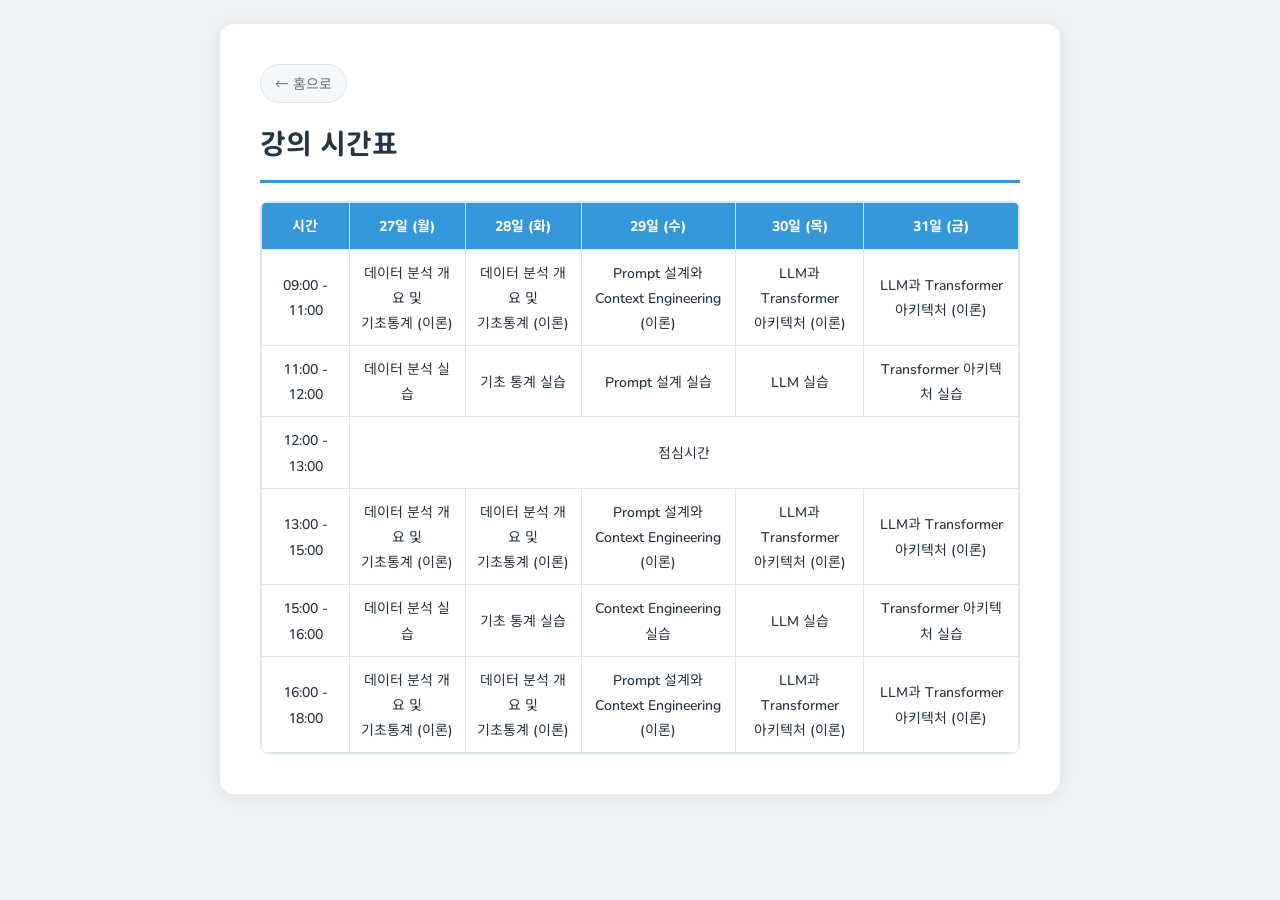
<file: html/myClass.html>
<!DOCTYPE html>
<html lang="ko">
<head>
  <meta charset="UTF-8">
  <link rel="preconnect" href="https://fonts.googleapis.com">
  <link rel="preconnect" href="https://fonts.gstatic.com" crossorigin>
  <link href="https://fonts.googleapis.com/css2?family=Chiron+GoRound+TC&display=swap" rel="stylesheet">
  <link rel="stylesheet" href="../css/style.css">
  <title>강의 시간표</title>
</head>
<body>
  <div class="container">
    <p class="home-link"><a href="index.html">← 홈으로</a></p>
    <h1>강의 시간표</h1>

    <div class="table-wrapper">
    <table border="1">
      <thead>
        <tr>
          <th>시간</th>
          <th>27일 (월)</th>
          <th>28일 (화)</th>
          <th>29일 (수)</th>
          <th>30일 (목)</th>
          <th>31일 (금)</th>
        </tr>
      </thead>
      <tbody>
        <tr>
          <td>09:00 - 11:00</td>
          <td>데이터 분석 개요 및<br>기초통계 (이론)</td>
          <td>데이터 분석 개요 및<br>기초통계 (이론)</td>
          <td>Prompt 설계와<br>Context Engineering (이론)</td>
          <td>LLM과 Transformer<br>아키텍처 (이론)</td>
          <td>LLM과 Transformer<br>아키텍처 (이론)</td>
        </tr>
        <tr>
          <td>11:00 - 12:00</td>
          <td>데이터 분석 실습</td>
          <td>기초 통계 실습</td>
          <td>Prompt 설계 실습</td>
          <td>LLM 실습</td>
          <td>Transformer 아키텍처 실습</td>
        </tr>
        <tr>
          <td>12:00 - 13:00</td>
          <td colspan="5" align="center">점심시간</td>
        </tr>
        <tr>
          <td>13:00 - 15:00</td>
          <td>데이터 분석 개요 및<br>기초통계 (이론)</td>
          <td>데이터 분석 개요 및<br>기초통계 (이론)</td>
          <td>Prompt 설계와<br>Context Engineering (이론)</td>
          <td>LLM과 Transformer<br>아키텍처 (이론)</td>
          <td>LLM과 Transformer<br>아키텍처 (이론)</td>
        </tr>
        <tr>
          <td>15:00 - 16:00</td>
          <td>데이터 분석 실습</td>
          <td>기초 통계 실습</td>
          <td>Context Engineering 실습</td>
          <td>LLM 실습</td>
          <td>Transformer 아키텍처 실습</td>
        </tr>
        <tr>
          <td>16:00 - 18:00</td>
          <td>데이터 분석 개요 및<br>기초통계 (이론)</td>
          <td>데이터 분석 개요 및<br>기초통계 (이론)</td>
          <td>Prompt 설계와<br>Context Engineering (이론)</td>
          <td>LLM과 Transformer<br>아키텍처 (이론)</td>
          <td>LLM과 Transformer<br>아키텍처 (이론)</td>
        </tr>
      </tbody>
    </table>
    </div>
  </div>
</body>
</html>
</file>
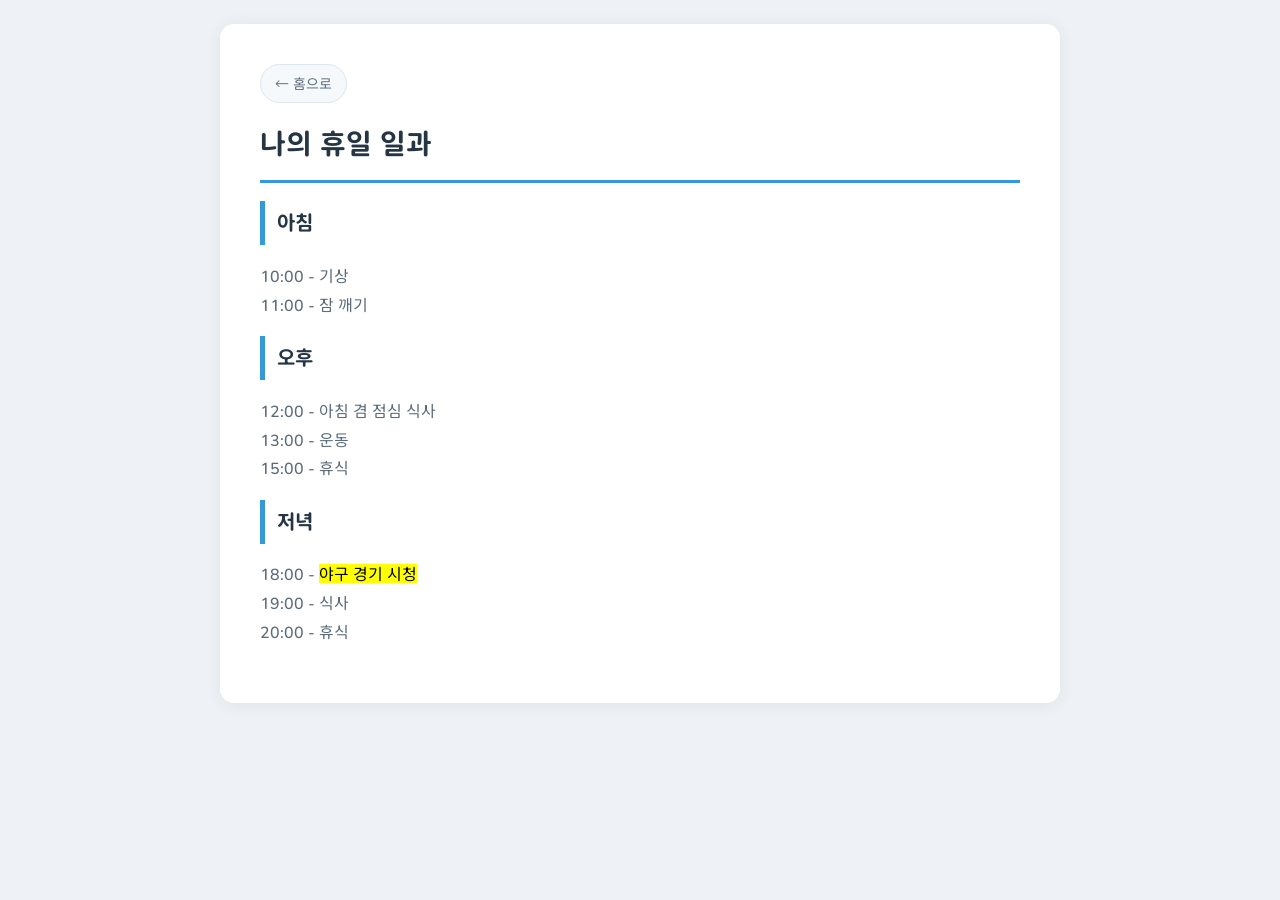
<file: html/myHoliday.html>
<!DOCTYPE html>
<html lang="ko">
<head>
    <meta charset="UTF-8">
    <link rel="preconnect" href="https://fonts.googleapis.com">
    <link rel="preconnect" href="https://fonts.gstatic.com" crossorigin>
    <link href="https://fonts.googleapis.com/css2?family=Chiron+GoRound+TC&display=swap" rel="stylesheet">
    <link rel="stylesheet" href="../css/style.css">
    <title>나의 휴일 일과</title>
</head>
<body>
    <div class="container">
        <p class="home-link"><a href="index.html">← 홈으로</a></p>
        <h1>나의 휴일 일과</h1>
        <h2>아침</h2>
        <p>
            10:00 - 기상<br>
            11:00 - 잠 깨기
        </p>
        <h2>오후</h2>
        <p>
            12:00 - 아침 겸 점심 식사<br>
            13:00 - 운동<br>
            15:00 - 휴식
        </p>
        <h2>저녁</h2>
        <p>
            18:00 - <mark>야구 경기 시청</mark><br>
            19:00 - 식사<br>
            20:00 - 휴식
        </p>
    </div>
</body>
</html>
</file>
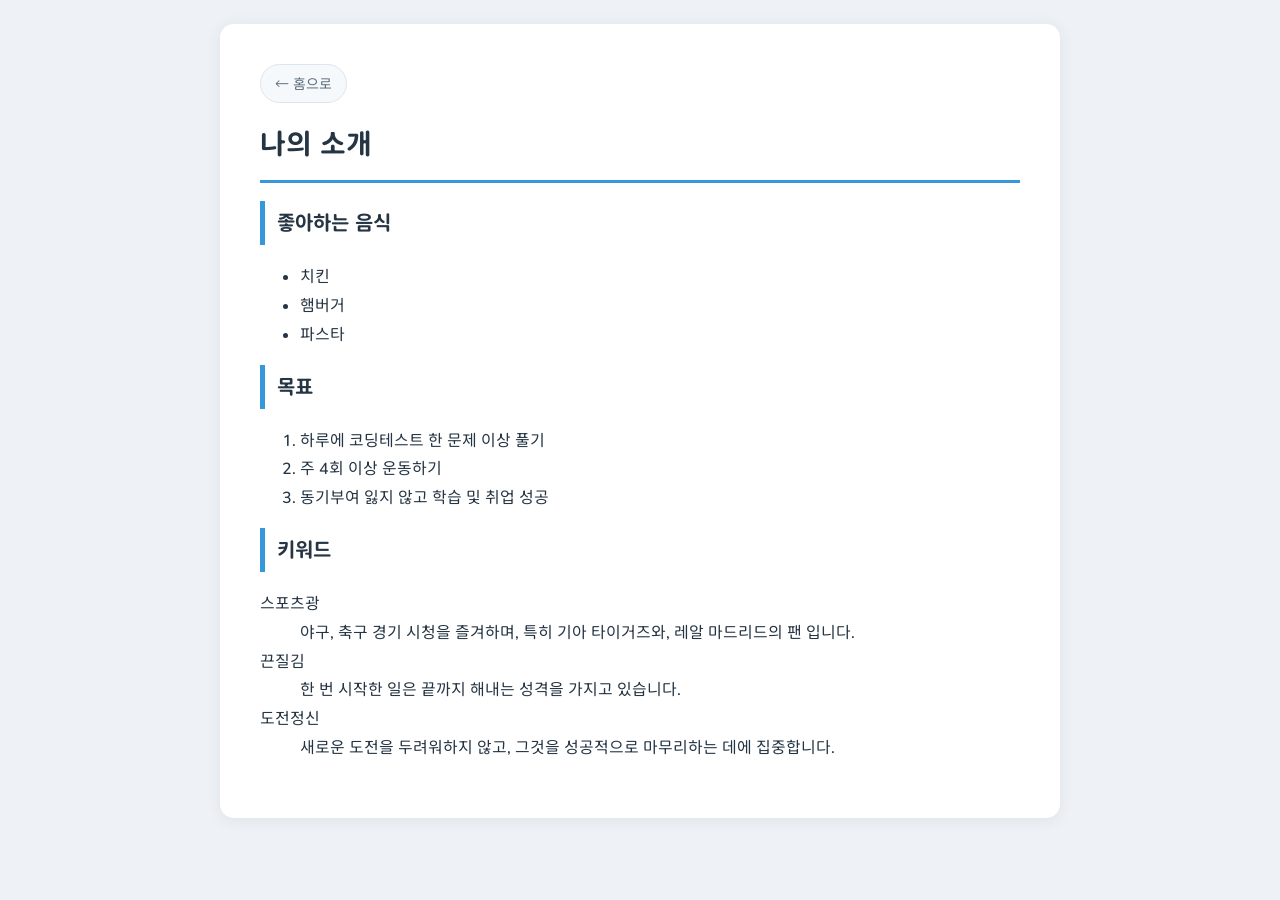
<file: html/myProfile.html>
<!DOCTYPE html>
<html lang="ko">
<head>
  <meta charset="UTF-8">
  <link rel="preconnect" href="https://fonts.googleapis.com">
  <link rel="preconnect" href="https://fonts.gstatic.com" crossorigin>
  <link href="https://fonts.googleapis.com/css2?family=Chiron+GoRound+TC&display=swap" rel="stylesheet">
  <link rel="stylesheet" href="../css/style.css">
  <title>나의 소개</title>
</head>
<body>
  <div class="container">
    <p class="home-link"><a href="index.html">← 홈으로</a></p>
    <h1>나의 소개</h1>

    <h2>좋아하는 음식</h2>
    <ul>
      <li>치킨</li>
      <li>햄버거</li>
      <li>파스타</li>
    </ul>

    <h2>목표</h2>
    <ol>
      <li>하루에 코딩테스트 한 문제 이상 풀기</li>
      <li>주 4회 이상 운동하기</li>
      <li>동기부여 잃지 않고 학습 및 취업 성공</li>
    </ol>

    <h2>키워드</h2>
    <dl>
      <dt>스포츠광</dt>
      <dd>야구, 축구 경기 시청을 즐겨하며, 특히 기아 타이거즈와, 레알 마드리드의 팬 입니다.</dd>

      <dt>끈질김</dt>
      <dd>한 번 시작한 일은 끝까지 해내는 성격을 가지고 있습니다.</dd>

      <dt>도전정신</dt>
      <dd>새로운 도전을 두려워하지 않고, 그것을 성공적으로 마무리하는 데에 집중합니다.</dd>
    </dl>
  </div>
</body>
</html>
</file>
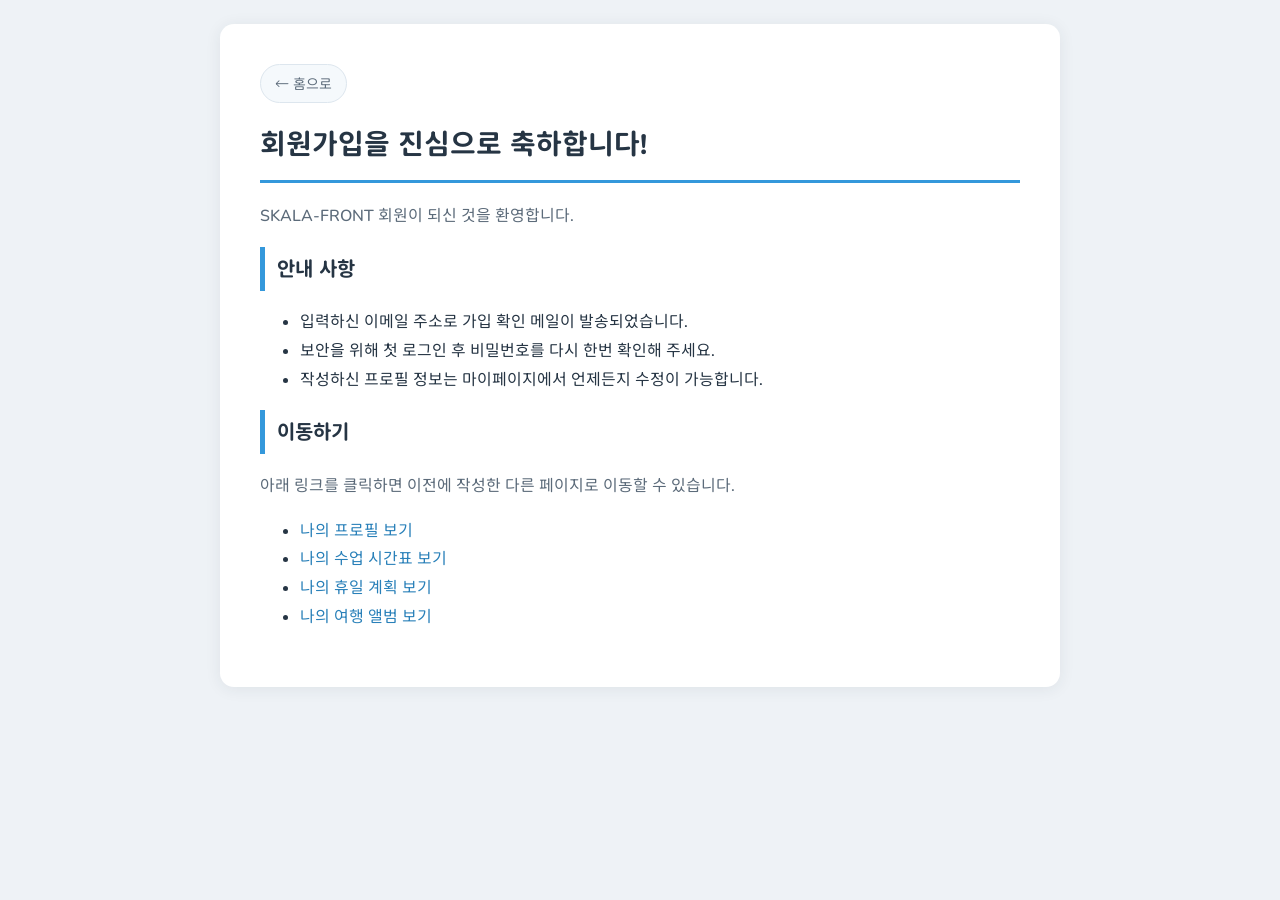
<file: html/signUpResult.html>
<!DOCTYPE html>
<html lang="ko">
<head>
  <meta charset="UTF-8">
  <link rel="preconnect" href="https://fonts.googleapis.com">
  <link rel="preconnect" href="https://fonts.gstatic.com" crossorigin>
  <link href="https://fonts.googleapis.com/css2?family=Chiron+GoRound+TC&display=swap" rel="stylesheet">
  <link rel="stylesheet" href="../css/style.css">
  <title>회원가입 결과</title>
</head>
<body>
  <div class="container">
    <p class="home-link"><a href="index.html">← 홈으로</a></p>
    <h1>회원가입을 진심으로 축하합니다!</h1>
    <p>SKALA-FRONT 회원이 되신 것을 환영합니다.</p>

    <h2>안내 사항</h2>
    <ul>
      <li>입력하신 이메일 주소로 가입 확인 메일이 발송되었습니다.</li>
      <li>보안을 위해 첫 로그인 후 비밀번호를 다시 한번 확인해 주세요.</li>
      <li>작성하신 프로필 정보는 마이페이지에서 언제든지 수정이 가능합니다.</li>
    </ul>

    <h2>이동하기</h2>
    <p>아래 링크를 클릭하면 이전에 작성한 다른 페이지로 이동할 수 있습니다.</p>
    <ul>
      <li><a href="myProfile.html">나의 프로필 보기</a></li>
      <li><a href="myClass.html">나의 수업 시간표 보기</a></li>
      <li><a href="myHoliday.html">나의 휴일 계획 보기</a></li>
      <li><a href="myTrip.html">나의 여행 앨범 보기</a></li>
    </ul>
  </div>
</body>
</html>
</file>
<file: css/style.css>
:root {
  --color-primary: #3498db;
  --color-primary-dark: #2980b9;
  --color-text: #263544;
  --color-text-muted: #5c6b7a;
  --color-bg: #eef2f6;
  --color-surface: #ffffff;
  --color-surface-alt: #f5f9fc;
  --color-border: #dde6ee;
  --radius-lg: 14px;
  --radius-md: 8px;
  --radius-sm: 5px;
}

* {
  box-sizing: border-box;
}

body {
  font-family: 'Chiron GoRound TC', sans-serif;
  line-height: 1.8;
  color: var(--color-text);
  background-color: var(--color-bg);
  margin: 0;
  padding: 24px 16px;
}

.container {
  max-width: 840px;
  margin: 0 auto;
  padding: clamp(20px, 4vw, 40px);
  background-color: var(--color-surface);
  border-radius: var(--radius-lg);
  box-shadow: 0 2px 16px rgba(38, 53, 68, 0.08);
}

h1 {
  color: var(--color-text);
  font-size: clamp(22px, 4vw, 28px);
  padding-bottom: 10px;
  margin-top: 0;
  border-bottom: 3px solid var(--color-primary);
  animation: fadeIn 1.2s ease-in;
}

h2 {
  color: var(--color-text);
  font-size: clamp(17px, 3vw, 20px);
  padding: 4px 0 4px 12px;
  border-left: 5px solid var(--color-primary);
}

h3 {
  color: var(--color-text);
  font-size: 16px;
}

p {
  color: var(--color-text-muted);
}

a {
  color: var(--color-primary-dark);
  text-decoration: none;
}

a:hover {
  text-decoration: underline;
}

.home-link {
  margin-top: 0;
  margin-bottom: 16px;
}

.home-link a {
  display: inline-block;
  padding: 6px 14px;
  background-color: var(--color-surface-alt);
  border: 1px solid var(--color-border);
  border-radius: 999px;
  font-size: 14px;
  color: var(--color-text-muted);
  transition: background-color 0.3s ease, color 0.3s ease;
}

.home-link a:hover {
  background-color: var(--color-primary);
  color: #ffffff;
  text-decoration: none;
}

header p {
  animation: fadeIn 1.6s ease-in;
}

@keyframes fadeIn {
  from {
    opacity: 0;
    transform: translateY(-16px);
  }
  to {
    opacity: 1;
    transform: translateY(0);
  }
}

/* ── 표 ───────────────────────────── */

.table-wrapper {
  overflow-x: auto;
  border-radius: var(--radius-md);
  border: 1px solid var(--color-border);
}

table {
  width: 100%;
  min-width: 600px;
  border-collapse: collapse;
}

th, td {
  padding: 10px;
  border: 1px solid var(--color-border);
  text-align: center;
  font-size: 14px;
}

th {
  background-color: var(--color-primary);
  color: #ffffff;
  white-space: nowrap;
}

/* ── 폼 ───────────────────────────── */

input[type="text"],
input[type="password"],
input[type="date"],
select,
textarea {
  font-size: 16px;
  padding: 10px;
  margin-top: 4px;
  margin-bottom: 12px;
  border: 1px solid var(--color-border);
  border-radius: var(--radius-sm);
  width: 100%;
  max-width: 300px;
  box-sizing: border-box;
}

textarea {
  max-width: 100%;
  width: 100%;
}

/* ── 폼 행 정렬 ───────────────────── */

.form-row {
  display: flex;
  align-items: center;
  flex-wrap: wrap;
  gap: 10px;
  margin-bottom: 10px;
}

.form-row-top {
  align-items: flex-start;
}

.form-row > label:first-child {
  min-width: 100px;
  flex-shrink: 0;
  color: var(--color-text);
  font-weight: 500;
}

.form-row input,
.form-row select,
.form-row .password-wrapper,
.form-row .email-group {
  margin: 0;
}

.form-hint {
  margin: -4px 0 12px 110px;
  font-size: 13px;
  min-height: 16px;
}

.inline-options {
  display: flex;
  align-items: center;
  flex-wrap: wrap;
  gap: 4px 10px;
}

.inline-options label {
  margin-right: 12px;
}

.inline-options.stacked {
  flex-direction: column;
  align-items: flex-start;
  gap: 6px;
}

.checkbox-item {
  display: flex;
  align-items: center;
  gap: 6px;
}

.checkbox-item label {
  margin-right: 0;
}

/* ── 비밀번호 표시 토글 ───────────── */

.password-wrapper {
  position: relative;
  width: 100%;
  max-width: 300px;
}

.password-wrapper input {
  width: 100%;
  max-width: none;
  padding-right: 40px;
}

.password-toggle {
  position: absolute;
  right: 6px;
  top: 50%;
  transform: translateY(-50%);
  width: auto;
  padding: 4px;
  margin: 0;
  border: none;
  background: none;
  display: flex;
  align-items: center;
  justify-content: center;
  color: #9aa7b3;
  cursor: pointer;
}

.password-toggle:hover {
  color: var(--color-text);
}

.password-toggle svg {
  width: 18px;
  height: 18px;
  display: block;
}

/* ── 이메일 3칸 구성 ──────────────── */

.email-group {
  display: flex;
  align-items: center;
  gap: 6px;
  flex-wrap: wrap;
}

.email-group input,
.email-group select {
  margin: 0;
  width: auto;
  max-width: 140px;
}

.email-group input[readonly] {
  background-color: #eef1f4;
  color: var(--color-text-muted);
  cursor: not-allowed;
}

fieldset {
  border: 1px solid var(--color-border);
  border-radius: var(--radius-md);
  padding: 20px;
  margin-bottom: 20px;
  background-color: var(--color-surface-alt);
}

legend {
  font-weight: bold;
  font-size: 18px;
  color: var(--color-text);
  padding: 0 10px;
}

input[type="submit"],
input[type="reset"] {
  font-size: 16px;
  padding: 10px 24px;
  border: none;
  border-radius: var(--radius-sm);
  cursor: pointer;
  margin-right: 10px;
  margin-bottom: 8px;
  transition: background-color 0.3s ease, color 0.3s ease;
}

input[type="submit"] {
  background-color: var(--color-primary);
  color: #ffffff;
}

input[type="submit"]:hover {
  background-color: var(--color-primary-dark);
}

input[type="reset"] {
  background-color: #e6e9ec;
  color: #444444;
}

input[type="reset"]:hover {
  background-color: #d5d9dd;
}

/* ── 내비게이션 ───────────────────── */

nav ul {
  display: flex;
  flex-wrap: wrap;
  gap: 10px;
  list-style: none;
  padding: 0;
  margin-bottom: 8px;
}

nav ul li a {
  display: inline-block;
  padding: 6px 14px;
  border-radius: 999px;
  border: 1px solid var(--color-border);
  transition: background-color 0.3s ease, color 0.3s ease, border-color 0.3s ease;
}

nav ul li a:hover {
  background-color: var(--color-primary);
  border-color: var(--color-primary);
  color: #ffffff;
  text-decoration: none;
}

/* ── 메인/사이드바 레이아웃 ─────────── */

.content-layout {
  display: flex;
  gap: 28px;
  align-items: flex-start;
}

.content-layout main {
  flex: 2;
  min-width: 0;
}

.content-layout aside {
  flex: 1;
  min-width: 0;
}

.content-layout main img {
  max-width: 100%;
  height: auto;
  border-radius: var(--radius-md);
}

aside section {
  margin-top: 16px;
  padding-top: 16px;
  border-top: 1px solid var(--color-border);
}

aside button,
#citySelect {
  display: block;
  width: 100%;
  font-size: 15px;
  padding: 10px 16px;
  margin-bottom: 8px;
  border: none;
  border-radius: var(--radius-sm);
  cursor: pointer;
}

aside button {
  background-color: var(--color-primary);
  color: #ffffff;
  transition: background-color 0.3s ease, transform 0.2s ease;
}

aside button:hover {
  background-color: var(--color-primary-dark);
  transform: translateY(-2px);
}

#citySelect {
  background-color: var(--color-surface);
  border: 1px solid var(--color-border);
}

#weather-box {
  display: none;
  min-height: 20px;
  padding: 14px;
  border: 1px solid var(--color-border);
  border-radius: var(--radius-md);
  background-color: var(--color-surface-alt);
}

#weather-box p {
  margin: 4px 0;
  color: var(--color-text-muted);
}

#weather-box p:first-child {
  font-size: 17px;
  color: var(--color-text);
}

/* ── 여행 앨범 ────────────────────── */

.trip-grid {
  display: grid;
  grid-template-columns: repeat(3, 1fr);
  gap: 16px;
}

.trip-item {
  transition: transform 0.3s ease, box-shadow 0.3s ease;
  border-radius: var(--radius-md);
  padding: 10px;
  background-color: var(--color-surface);
  border: 1px solid var(--color-border);
  cursor: pointer;
}

.trip-item:hover {
  transform: translateY(-8px);
  box-shadow: 0 12px 24px rgba(38, 53, 68, 0.18);
}

.trip-item img {
  width: 100%;
  height: auto;
  border-radius: var(--radius-sm);
  display: block;
  margin-bottom: 8px;
}

.trip-card {
  text-align: center;
  background-color: var(--color-surface-alt);
  border: 1px solid var(--color-border);
  border-radius: var(--radius-sm);
  padding: 8px;
  margin: 0;
  font-size: 14px;
}

/* ── 반응형 ───────────────────────── */

@media (max-width: 900px) {
  .content-layout {
    flex-direction: column;
  }

  .content-layout main,
  .content-layout aside {
    width: 100%;
  }
}

@media (max-width: 640px) {
  body {
    padding: 12px 8px;
  }

  nav ul {
    flex-direction: column;
  }

  nav ul li a {
    display: block;
    text-align: center;
  }

  .trip-grid {
    grid-template-columns: repeat(2, 1fr);
  }

  input[type="text"],
  input[type="password"],
  input[type="date"],
  select {
    max-width: 100%;
  }
}

@media (max-width: 420px) {
  .trip-grid {
    grid-template-columns: 1fr;
  }
}
</file>
